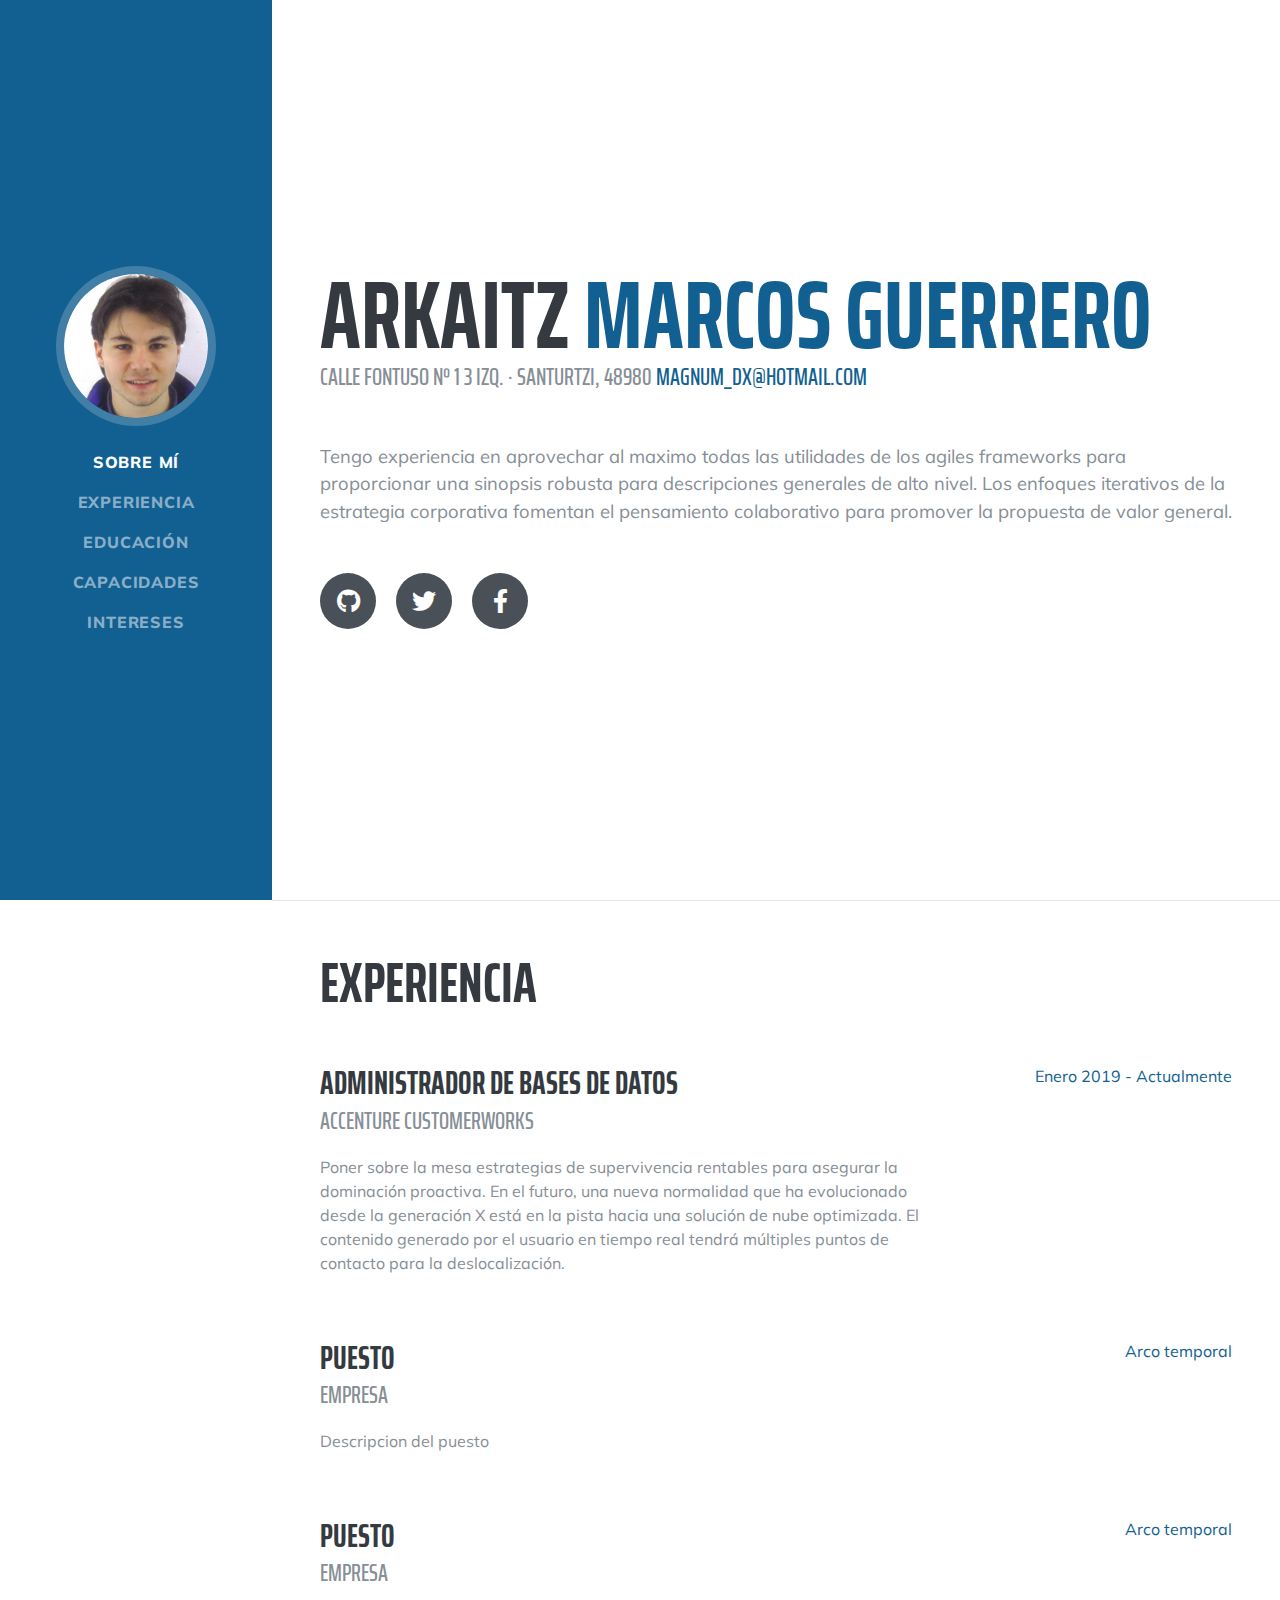
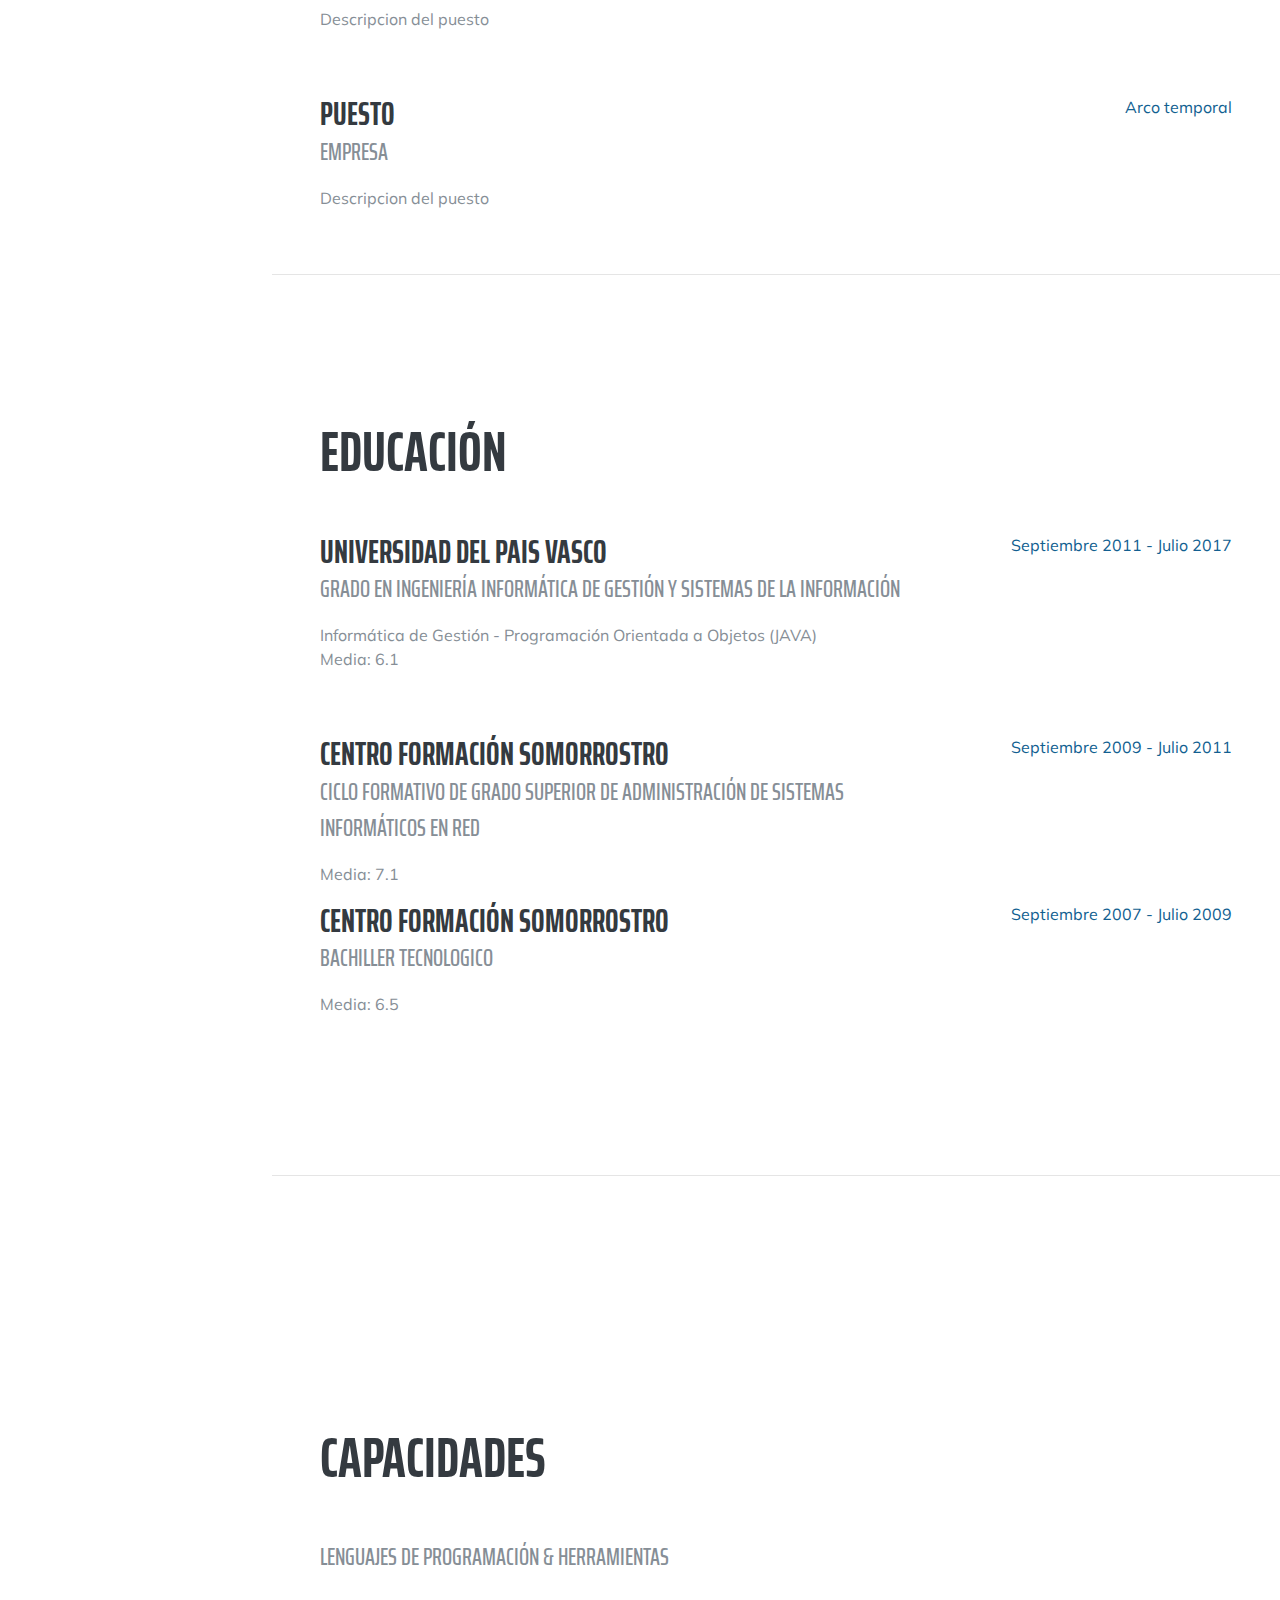
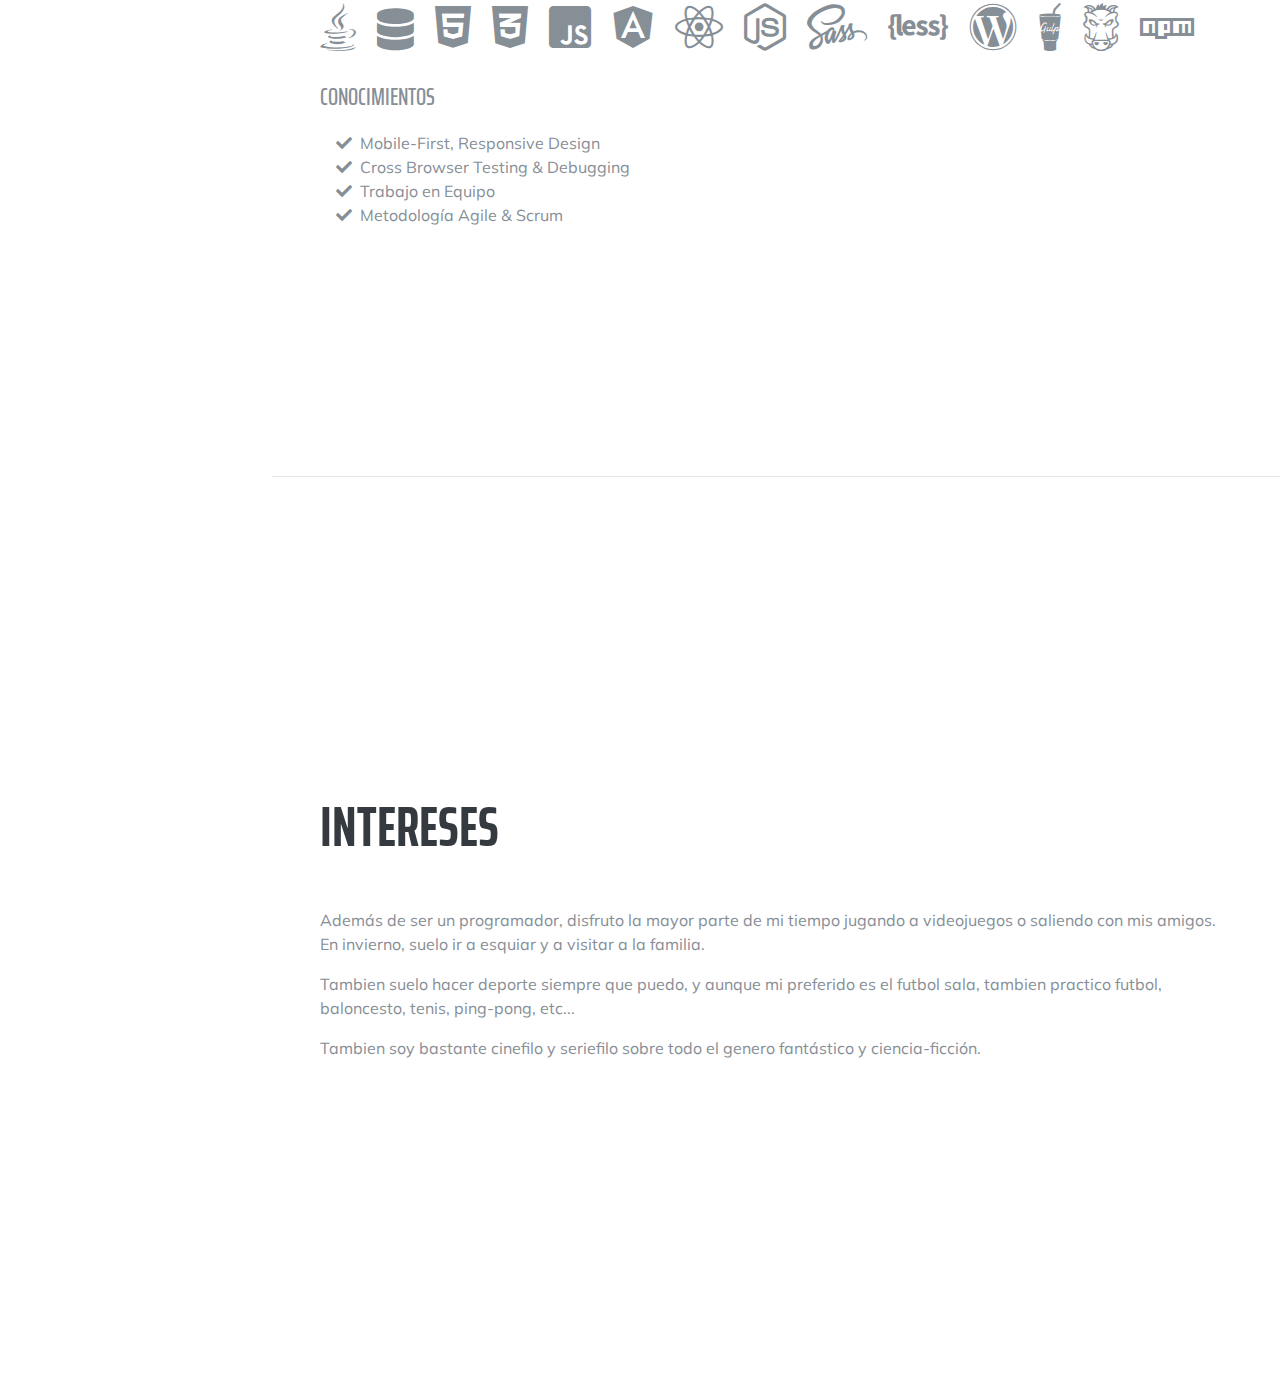
<file: WebContent/plantillazo/index.html>
<!DOCTYPE html>
<html lang="en">

<head>

  <meta charset="utf-8">
  <meta name="viewport" content="width=device-width, initial-scale=1, shrink-to-fit=no">
  <meta name="description" content="">
  <meta name="author" content="">

  <title>Resume - Start Bootstrap Theme</title>

  <!-- Bootstrap core CSS -->
  <link href="vendor/bootstrap/css/bootstrap.min.css" rel="stylesheet">

  <!-- Custom fonts for this template -->
  <link href="https://fonts.googleapis.com/css?family=Saira+Extra+Condensed:500,700" rel="stylesheet">
  <link href="https://fonts.googleapis.com/css?family=Muli:400,400i,800,800i" rel="stylesheet">
  <link href="vendor/fontawesome-free/css/all.min.css" rel="stylesheet">

  <!-- Custom styles for this template -->
  <link href="css/resume.min.css" rel="stylesheet">

</head>

<body id="page-top">

  <nav class="navbar navbar-expand-lg navbar-dark bg-primary fixed-top" id="sideNav">
    <a class="navbar-brand js-scroll-trigger" href="#page-top">
      <span class="d-block d-lg-none">Clarence Taylor</span>
      <span class="d-none d-lg-block">
        <img class="img-fluid img-profile rounded-circle mx-auto mb-2" src="img/profile.jpg" alt="">
      </span>
    </a>
    <button class="navbar-toggler" type="button" data-toggle="collapse" data-target="#navbarSupportedContent" aria-controls="navbarSupportedContent" aria-expanded="false" aria-label="Toggle navigation">
      <span class="navbar-toggler-icon"></span>
    </button>
    <div class="collapse navbar-collapse" id="navbarSupportedContent">
      <ul class="navbar-nav">
        <li class="nav-item">
          <a class="nav-link js-scroll-trigger" href="#about">Sobre Mí</a>
        </li>
        <li class="nav-item">
          <a class="nav-link js-scroll-trigger" href="#experience">Experiencia</a>
        </li>
        <li class="nav-item">
          <a class="nav-link js-scroll-trigger" href="#education">Educación</a>
        </li>
        <li class="nav-item">
          <a class="nav-link js-scroll-trigger" href="#skills">Capacidades</a>
        </li>
        <li class="nav-item">
          <a class="nav-link js-scroll-trigger" href="#interests">Intereses</a>
        </li>
        <!--<li class="nav-item">
          <a class="nav-link js-scroll-trigger" href="#awards">Awards</a>
        </li>-->
      </ul>
    </div>
  </nav>

  <div class="container-fluid p-0">

    <section class="resume-section p-3 p-lg-5 d-flex align-items-center" id="about">
      <div class="w-100">
        <h1 class="mb-0">Arkaitz
          <span class="text-primary">Marcos Guerrero</span>
        </h1>
        <div class="subheading mb-5">Calle Fontuso Nº 1 3 IZQ. · Santurtzi, 48980
          <a href="mailto:name@email.com">magnum_dx@hotmail.com</a>
        </div>
        <p class="lead mb-5">Tengo experiencia en aprovechar al maximo todas las utilidades de los agiles frameworks para proporcionar una sinopsis robusta para descripciones generales de alto nivel. Los enfoques iterativos de la estrategia corporativa fomentan el pensamiento colaborativo para promover la propuesta de valor general.</p>
        <div class="social-icons">
          <a href="https://github.com/MAGDX" target="_blank">
            <i class="fab fa-github"></i>
          </a>
          <a href="https://twitter.com/" target="_blank">
            <i class="fab fa-twitter"></i>
          </a>
          <a href="https://www.facebook.com/" target="_blank">
            <i class="fab fa-facebook-f"></i>
          </a>
        </div>
      </div>
    </section>

    <hr class="m-0">

    <section class="resume-section p-3 p-lg-5 d-flex justify-content-center" id="experience">
      <div class="w-100">
        <h2 class="mb-5">Experiencia</h2>

        <div class="resume-item d-flex flex-column flex-md-row justify-content-between mb-5">
          <div class="resume-content">
            <h3 class="mb-0">Administrador de Bases de Datos</h3>
            <div class="subheading mb-3">Accenture CustomerWorks</div>
            <p>Poner sobre la mesa estrategias de supervivencia rentables para asegurar la dominación proactiva. En el futuro, una nueva normalidad que ha evolucionado desde la generación X está en la pista hacia una solución de nube optimizada. El contenido generado por el usuario en tiempo real tendrá múltiples puntos de contacto para la deslocalización.</p>
          </div>
          <div class="resume-date text-md-right">
            <span class="text-primary">Enero 2019 - Actualmente</span>
          </div>
        </div>

        <div class="resume-item d-flex flex-column flex-md-row justify-content-between mb-5">
          <div class="resume-content">
            <h3 class="mb-0">Puesto</h3>
            <div class="subheading mb-3">Empresa</div>
            <p>Descripcion del puesto</p>
          </div>
          <div class="resume-date text-md-right">
            <span class="text-primary">Arco temporal</span>
          </div>
        </div>

        <div class="resume-item d-flex flex-column flex-md-row justify-content-between mb-5">
          <div class="resume-content">
            <h3 class="mb-0">Puesto</h3>
            <div class="subheading mb-3">Empresa</div>
            <p>Descripcion del puesto</p>
          </div>
          <div class="resume-date text-md-right">
            <span class="text-primary">Arco temporal</span>
          </div>
        </div>

        <div class="resume-item d-flex flex-column flex-md-row justify-content-between">
          <div class="resume-content">
            <h3 class="mb-0">Puesto</h3>
            <div class="subheading mb-3">Empresa</div>
            <p>Descripcion del puesto</p>
          </div>
          <div class="resume-date text-md-right">
            <span class="text-primary">Arco temporal</span>
          </div>
        </div>

      </div>

    </section>

    <hr class="m-0">

    <section class="resume-section p-3 p-lg-5 d-flex align-items-center" id="education">
      <div class="w-100">
        <h2 class="mb-5">Educación</h2>

        <div class="resume-item d-flex flex-column flex-md-row justify-content-between mb-5">
          <div class="resume-content">
            <h3 class="mb-0">Universidad del Pais Vasco</h3>
            <div class="subheading mb-3">Grado en Ingeniería Informática de Gestión y Sistemas de la Información</div>
            <div>Informática de Gestión - Programación Orientada a Objetos (JAVA)</div>
            <p>Media: 6.1</p>
          </div>
          <div class="resume-date text-md-right">
            <span class="text-primary">Septiembre 2011 - Julio 2017</span>
          </div>
        </div>

        <div class="resume-item d-flex flex-column flex-md-row justify-content-between">
          <div class="resume-content">
            <h3 class="mb-0">Centro Formación Somorrostro</h3>
            <div class="subheading mb-3">Ciclo Formativo de Grado Superior de Administración de Sistemas Informáticos en Red</div>
            <p>Media: 7.1</p>
          </div>
          <div class="resume-date text-md-right">
            <span class="text-primary">Septiembre 2009 - Julio 2011</span>
          </div>
		</div>
		
		<div class="resume-item d-flex flex-column flex-md-row justify-content-between">
          <div class="resume-content">
            <h3 class="mb-0">Centro Formación Somorrostro</h3>
            <div class="subheading mb-3">Bachiller Tecnologico</div>
            <p>Media: 6.5</p>
          </div>
          <div class="resume-date text-md-right">
            <span class="text-primary">Septiembre 2007 - Julio 2009</span>
          </div>
        </div>

      </div>
    </section>

    <hr class="m-0">

    <section class="resume-section p-3 p-lg-5 d-flex align-items-center" id="skills">
      <div class="w-100">
        <h2 class="mb-5">Capacidades	</h2>

        <div class="subheading mb-3">Lenguajes de Programación &amp; Herramientas</div>
        <ul class="list-inline dev-icons">
		  <li class="list-inline-item">
            <i class="fab fa-java" title="Java">	</i>
		  </li>
		  <li class="list-inline-item">
            <i class="fas fa-database fa-sm" title="MySQL"></i>
          </li>
          <li class="list-inline-item">
            <i class="fab fa-html5" title="HTML5"></i>
          </li>
          <li class="list-inline-item">
            <i class="fab fa-css3-alt" title="CSS3"></i>
          </li>
          <li class="list-inline-item">
            <i class="fab fa-js-square" title="JavaScript"></i>
          </li>
          <li class="list-inline-item">
            <i class="fab fa-angular" title="AngulaJS"></i>
          </li>
          <li class="list-inline-item">
            <i class="fab fa-react" title="React"></i>
          </li>
          <li class="list-inline-item">
            <i class="fab fa-node-js" title="NodeJS"></i>
          </li>
          <li class="list-inline-item">
            <i class="fab fa-sass" title="Sass"></i>
          </li>
          <li class="list-inline-item">
            <i class="fab fa-less" title="Less"></i>
          </li>
          <li class="list-inline-item">
            <i class="fab fa-wordpress" title="WordPress"></i>
          </li>
          <li class="list-inline-item">
            <i class="fab fa-gulp" title="Gulp"></i>
          </li>
          <li class="list-inline-item">
            <i class="fab fa-grunt" title="Grunt"></i>
          </li>
          <li class="list-inline-item">
            <i class="fab fa-npm" title="NPM"></i>
          </li>
        </ul>

        <div class="subheading mb-3">Conocimientos</div>
        <ul class="fa-ul mb-0">
          <li>
            <i class="fa-li fa fa-check"></i>
			Mobile-First, Responsive Design</li>
          <li>
            <i class="fa-li fa fa-check"></i>
            Cross Browser Testing &amp; Debugging</li>
          <li>
            <i class="fa-li fa fa-check"></i>
            Trabajo en Equipo</li>
          <li>
            <i class="fa-li fa fa-check"></i>
            Metodología Agile &amp; Scrum</li>
        </ul>
      </div>
    </section>

    <hr class="m-0">

    <section class="resume-section p-3 p-lg-5 d-flex align-items-center" id="interests">
      <div class="w-100">
        <h2 class="mb-5">Intereses</h2>
		<p>Además de ser un programador, disfruto la mayor parte de mi tiempo jugando a videojuegos o saliendo con mis amigos. En invierno, suelo ir a esquiar y a visitar a la familia.</p>
		<p>Tambien suelo hacer deporte siempre que puedo, y aunque mi preferido es el futbol sala, tambien practico futbol, baloncesto, tenis, ping-pong, etc...</p>
		<p class="mb-0">Tambien soy bastante cinefilo y seriefilo sobre todo el genero fantástico y ciencia-ficción.</p>
      </div>
    </section>

    <!--<hr class="m-0">

    <section class="resume-section p-3 p-lg-5 d-flex align-items-center" id="awards">
      <div class="w-100">
        <h2 class="mb-5">Awards &amp; Certifications</h2>
        <ul class="fa-ul mb-0">
          <li>
            <i class="fa-li fa fa-trophy text-warning"></i>
            Google Analytics Certified Developer</li>
          <li>
            <i class="fa-li fa fa-trophy text-warning"></i>
            Mobile Web Specialist - Google Certification</li>
          <li>
            <i class="fa-li fa fa-trophy text-warning"></i>
            1<sup>st</sup>
            Place - University of Colorado Boulder - Emerging Tech Competition 2009</li>
          <li>
            <i class="fa-li fa fa-trophy text-warning"></i>
            1<sup>st</sup>
            Place - University of Colorado Boulder - Adobe Creative Jam 2008 (UI Design Category)</li>
          <li>
            <i class="fa-li fa fa-trophy text-warning"></i>
            2<sup>nd</sup>
            Place - University of Colorado Boulder - Emerging Tech Competition 2008</li>
          <li>
            <i class="fa-li fa fa-trophy text-warning"></i>
            1<sup>st</sup>
            Place - James Buchanan High School - Hackathon 2006</li>
          <li>
            <i class="fa-li fa fa-trophy text-warning"></i>
            3<sup>rd</sup>
            Place - James Buchanan High School - Hackathon 2005</li>
        </ul>
      </div>
    </section>-->
  </div>

  <!-- Bootstrap core JavaScript -->
  <script src="vendor/jquery/jquery.min.js"></script>
  <script src="vendor/bootstrap/js/bootstrap.bundle.min.js"></script>

  <!-- Plugin JavaScript -->
  <script src="vendor/jquery-easing/jquery.easing.min.js"></script>

  <!-- Custom scripts for this template -->
  <script src="js/resume.min.js"></script>

</body>

</html>
</file>
<file: WebContent/plantillazo/css/resume.min.css>
/*!
 * Start Bootstrap - Resume v5.0.7 (https://startbootstrap.com/template-overviews/resume)
 * Copyright 2013-2019 Start Bootstrap
 * Licensed under MIT (https://github.com/BlackrockDigital/startbootstrap-resume/blob/master/LICENSE)
 */body{font-family:Muli,-apple-system,BlinkMacSystemFont,'Segoe UI',Roboto,'Helvetica Neue',Arial,sans-serif,'Apple Color Emoji','Segoe UI Emoji','Segoe UI Symbol','Noto Color Emoji';padding-top:54px;color:#868e96}@media (min-width:992px){body{padding-top:0;padding-left:17rem}}h1,h2,h3,h4,h5,h6{font-family:'Saira Extra Condensed',-apple-system,BlinkMacSystemFont,'Segoe UI',Roboto,'Helvetica Neue',Arial,sans-serif,'Apple Color Emoji','Segoe UI Emoji','Segoe UI Symbol','Noto Color Emoji';font-weight:700;text-transform:uppercase;color:#343a40}h1{font-size:6rem;line-height:5.5rem}h2{font-size:3.5rem}h3{font-size:2rem}p.lead{font-size:1.15rem;font-weight:400}.subheading{text-transform:uppercase;font-weight:500;font-family:'Saira Extra Condensed',-apple-system,BlinkMacSystemFont,'Segoe UI',Roboto,'Helvetica Neue',Arial,sans-serif,'Apple Color Emoji','Segoe UI Emoji','Segoe UI Symbol','Noto Color Emoji';font-size:1.5rem}.social-icons a{display:inline-block;height:3.5rem;width:3.5rem;background-color:#495057;color:#fff!important;border-radius:100%;text-align:center;font-size:1.5rem;line-height:3.5rem;margin-right:1rem}.social-icons a:last-child{margin-right:0}.social-icons a:hover{background-color:#125F91}.dev-icons{font-size:3rem}.dev-icons .list-inline-item i:hover{color:#125F91}#sideNav .navbar-nav .nav-item .nav-link{font-weight:800;letter-spacing:.05rem;text-transform:uppercase}#sideNav .navbar-toggler:focus{outline-color:#d48a6e}@media (min-width:992px){#sideNav{text-align:center;position:fixed;top:0;left:0;display:-webkit-box;display:-ms-flexbox;display:flex;-webkit-box-orient:vertical;-webkit-box-direction:normal;-ms-flex-direction:column;flex-direction:column;width:17rem;height:100vh}#sideNav .navbar-brand{display:-webkit-box;display:-ms-flexbox;display:flex;margin:auto auto 0;padding:.5rem}#sideNav .navbar-brand .img-profile{max-width:10rem;max-height:10rem;border:.5rem solid rgba(255,255,255,.2)}#sideNav .navbar-collapse{display:-webkit-box;display:-ms-flexbox;display:flex;-webkit-box-align:start;-ms-flex-align:start;align-items:flex-start;-webkit-box-flex:0;-ms-flex-positive:0;flex-grow:0;width:100%;margin-bottom:auto}#sideNav .navbar-collapse .navbar-nav{-webkit-box-orient:vertical;-webkit-box-direction:normal;-ms-flex-direction:column;flex-direction:column;width:100%}#sideNav .navbar-collapse .navbar-nav .nav-item{display:block}#sideNav .navbar-collapse .navbar-nav .nav-item .nav-link{display:block}}section.resume-section{padding-top:5rem!important;padding-bottom:5rem!important;max-width:75rem}section.resume-section .resume-item .resume-date{min-width:none}@media (min-width:768px){section.resume-section{min-height:100vh}section.resume-section .resume-item .resume-date{min-width:18rem}}@media (min-width:992px){section.resume-section{padding-top:3rem!important;padding-bottom:3rem!important}}.bg-primary{background-color:#125F91!important}.text-primary{color:#125F91!important}a{color:#125F91}a:active,a:focus,a:hover{color:#824027}
</file>
